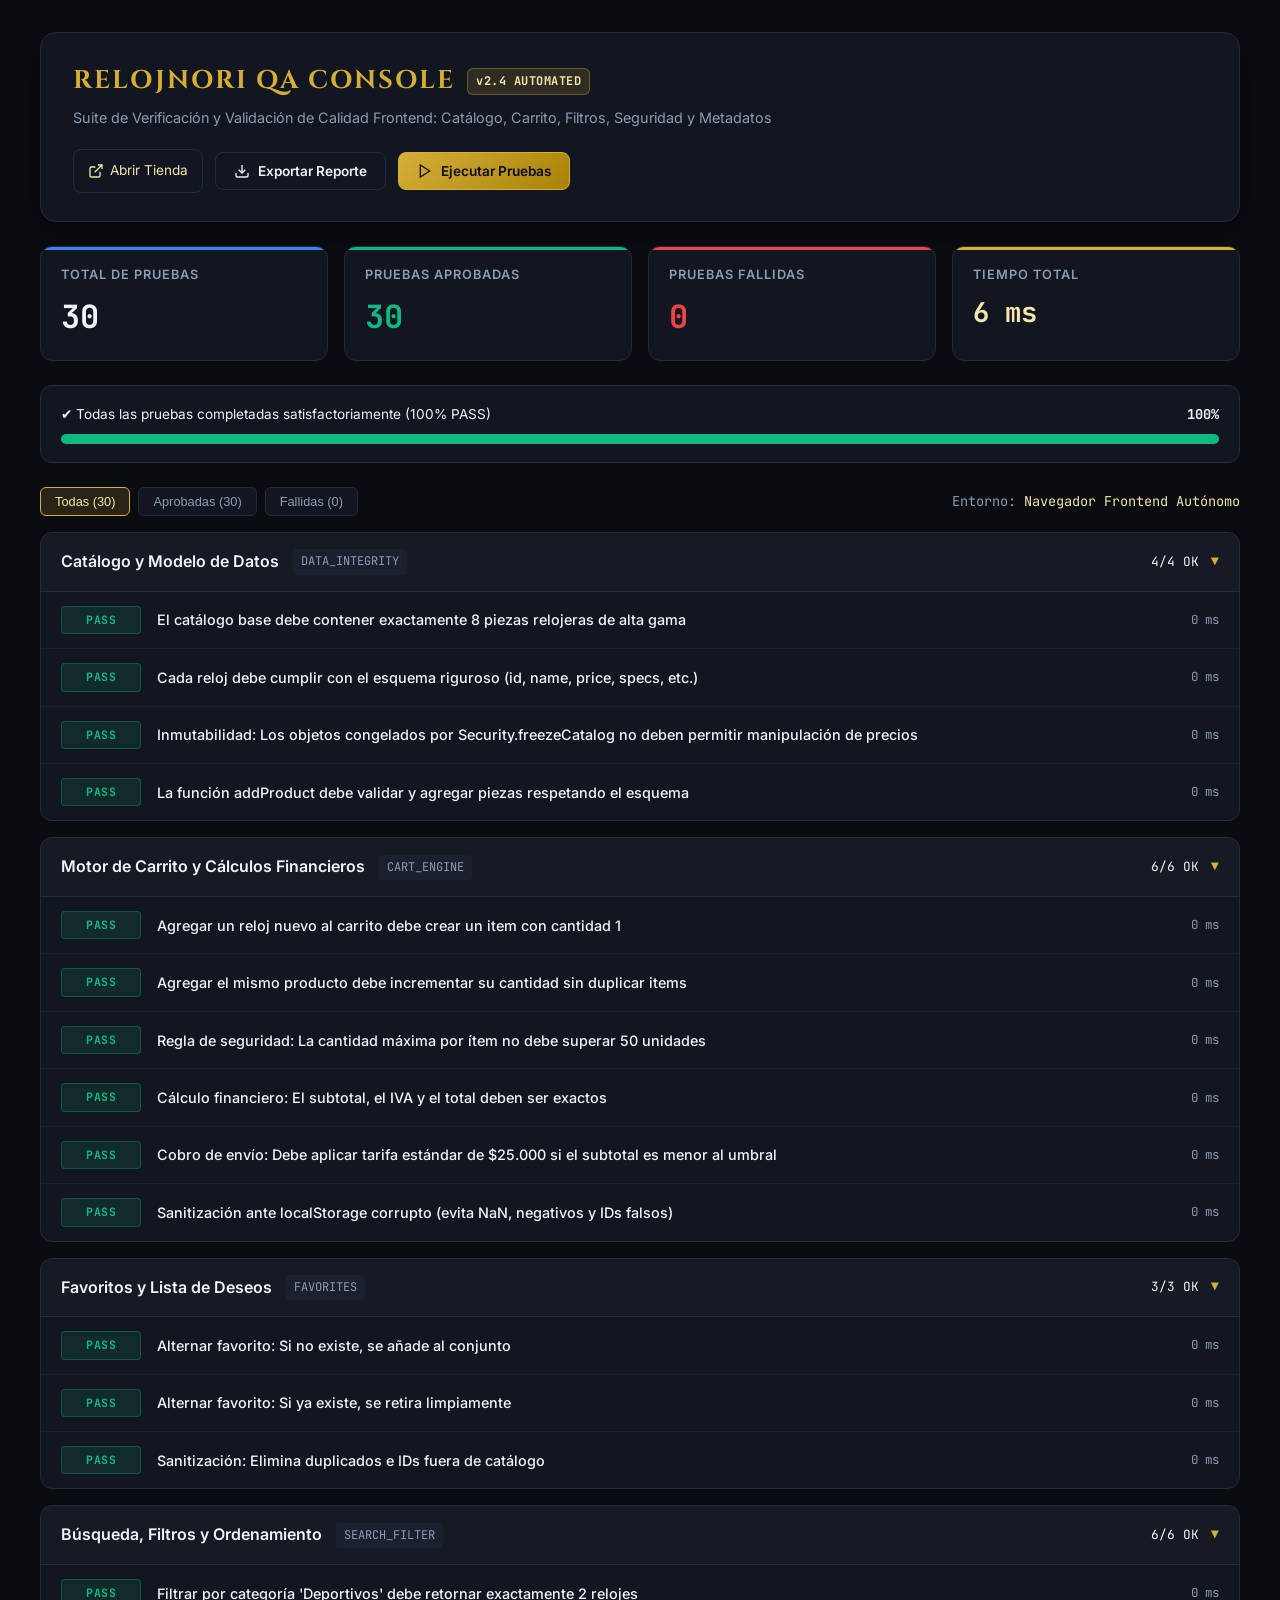
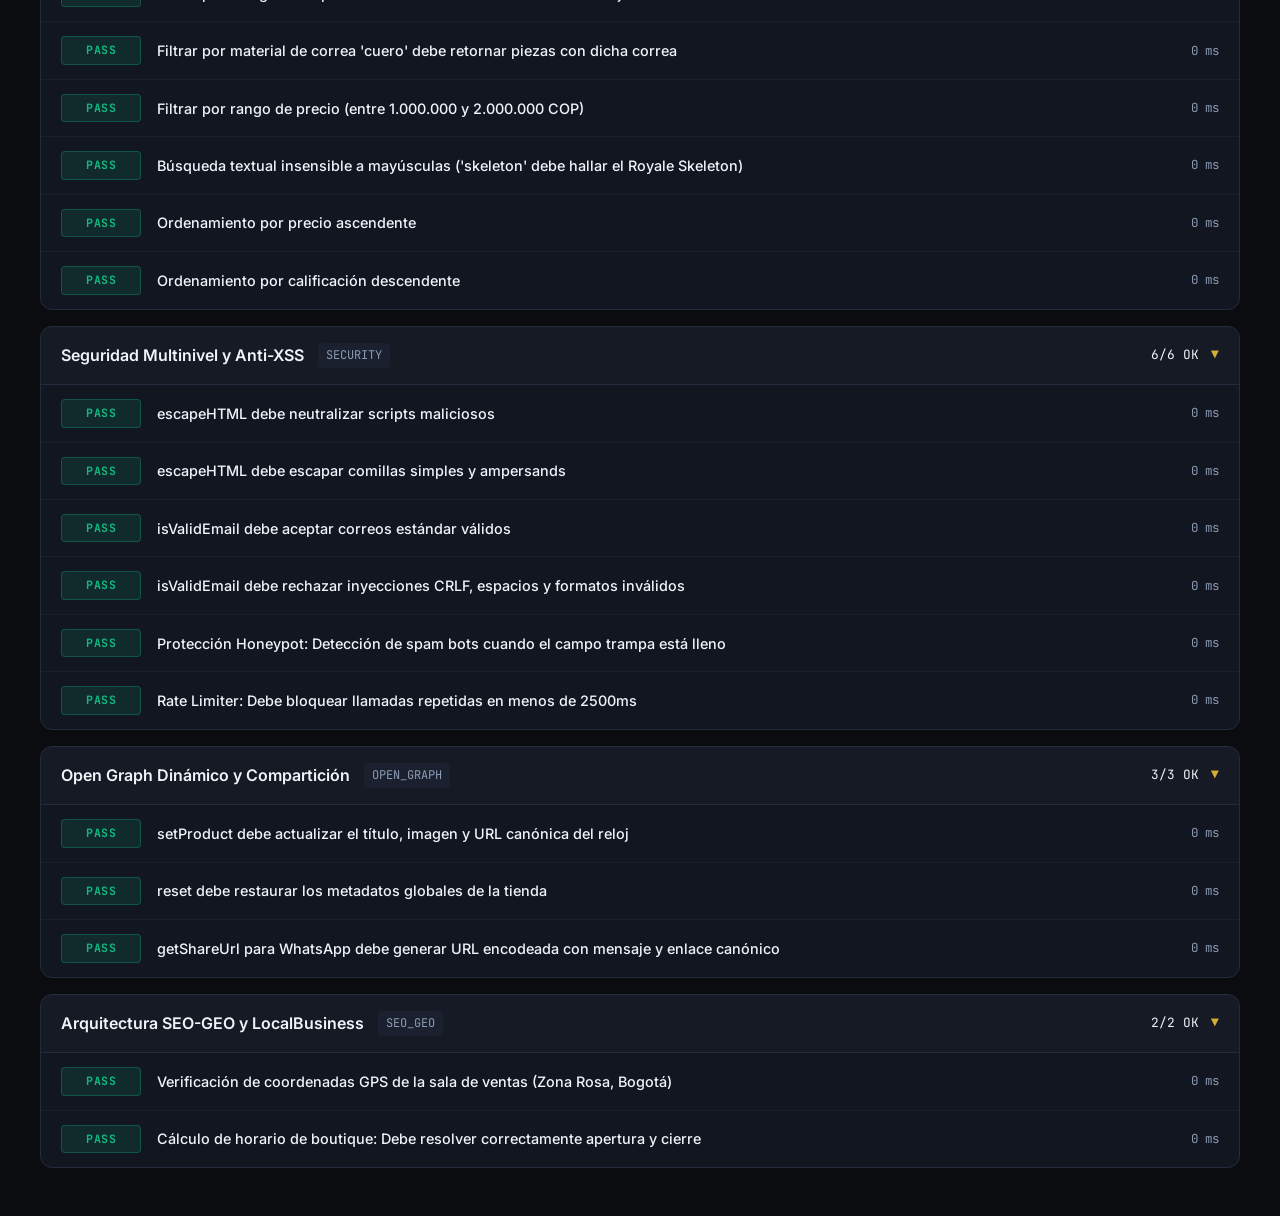
<file: test_suite.html>
<!DOCTYPE html>
<html lang="es-CO">
<head>
  <meta charset="UTF-8">
  <meta name="viewport" content="width=device-width, initial-scale=1.0, viewport-fit=cover">
  <title>Suite de Pruebas Automatizadas | RelojNori Horlogerie QA Console</title>
  <meta name="robots" content="noindex, nofollow">
  <link rel="preconnect" href="https://fonts.googleapis.com">
  <link rel="preconnect" href="https://fonts.gstatic.com" crossorigin>
  <link href="https://fonts.googleapis.com/css2?family=Cinzel:wght@500;700&family=Inter:wght@300;400;500;600;700&family=JetBrains+Mono:wght@400;500;700&display=swap" rel="stylesheet">

  <style>
    :root {
      --bg-dark: #0a0c10;
      --bg-card: #121620;
      --bg-card-hover: #181d2a;
      --border-color: #232b3e;
      --gold-primary: #d4af37;
      --gold-light: #f3e5ab;
      --gold-gradient: linear-gradient(135deg, #d4af37 0%, #aa820a 100%);
      --text-main: #f0f3f8;
      --text-muted: #8b9bb4;
      --pass-green: #10b981;
      --pass-bg: rgba(16, 185, 129, 0.12);
      --fail-red: #ef4444;
      --fail-bg: rgba(239, 68, 68, 0.12);
      --font-body: 'Inter', system-ui, sans-serif;
      --font-brand: 'Cinzel', Georgia, serif;
      --font-mono: 'JetBrains Mono', monospace;
    }

    * {
      box-sizing: border-box;
      margin: 0;
      padding: 0;
    }

    body {
      background-color: var(--bg-dark);
      color: var(--text-main);
      font-family: var(--font-body);
      line-height: 1.6;
      padding: 32px 20px;
      -webkit-font-smoothing: antialiased;
    }

    .container {
      max-width: 1200px;
      margin: 0 auto;
    }

    /* HEADER */
    header.qa-header {
      background: var(--bg-card);
      border: 1px solid var(--border-color);
      border-radius: 16px;
      padding: 28px 32px;
      margin-bottom: 24px;
      display: flex;
      flex-wrap: wrap;
      justify-content: space-between;
      align-items: center;
      gap: 20px;
      box-shadow: 0 10px 30px rgba(0,0,0,0.4);
    }

    .brand-title {
      font-family: var(--font-brand);
      font-size: 1.6rem;
      letter-spacing: 2px;
      color: var(--gold-primary);
      display: flex;
      align-items: center;
      gap: 12px;
    }

    .brand-title span.badge {
      font-family: var(--font-mono);
      font-size: 0.75rem;
      padding: 3px 8px;
      background: rgba(212, 175, 55, 0.15);
      border: 1px solid rgba(212, 175, 55, 0.35);
      border-radius: 6px;
      color: var(--gold-light);
      letter-spacing: 0.5px;
    }

    .subtitle {
      color: var(--text-muted);
      font-size: 0.9rem;
      margin-top: 4px;
    }

    .header-actions {
      display: flex;
      flex-wrap: wrap;
      gap: 12px;
      align-items: center;
    }

    button.btn {
      font-family: var(--font-body);
      font-weight: 600;
      font-size: 0.85rem;
      padding: 10px 18px;
      border-radius: 8px;
      border: 1px solid transparent;
      cursor: pointer;
      display: inline-flex;
      align-items: center;
      gap: 8px;
      transition: all 0.2s ease;
    }

    button.btn-primary {
      background: var(--gold-gradient);
      color: #0b0c10;
      border: 1px solid #d4af37;
    }
    button.btn-primary:hover {
      box-shadow: 0 0 16px rgba(212, 175, 55, 0.4);
      transform: translateY(-1px);
    }

    button.btn-outline {
      background: transparent;
      border-color: var(--border-color);
      color: var(--text-main);
    }
    button.btn-outline:hover {
      background: var(--bg-card-hover);
      border-color: var(--gold-primary);
    }

    a.btn-link {
      color: var(--gold-light);
      text-decoration: none;
      font-size: 0.85rem;
      padding: 10px 14px;
      border-radius: 8px;
      border: 1px solid var(--border-color);
      display: inline-flex;
      align-items: center;
      gap: 6px;
      transition: all 0.2s ease;
    }
    a.btn-link:hover {
      border-color: var(--gold-primary);
      background: rgba(212, 175, 55, 0.1);
    }

    /* SUMMARY METRICS CARDS */
    .metrics-grid {
      display: grid;
      grid-template-columns: repeat(auto-fit, minmax(200px, 1fr));
      gap: 16px;
      margin-bottom: 24px;
    }

    .metric-card {
      background: var(--bg-card);
      border: 1px solid var(--border-color);
      border-radius: 12px;
      padding: 18px 20px;
      display: flex;
      flex-direction: column;
      position: relative;
      overflow: hidden;
    }

    .metric-card::before {
      content: "";
      position: absolute;
      top: 0;
      left: 0;
      right: 0;
      height: 3px;
      background: var(--border-color);
    }

    .metric-card.card-total::before { background: #3b82f6; }
    .metric-card.card-pass::before { background: var(--pass-green); }
    .metric-card.card-fail::before { background: var(--fail-red); }
    .metric-card.card-time::before { background: var(--gold-primary); }

    .metric-title {
      font-size: 0.8rem;
      text-transform: uppercase;
      letter-spacing: 1px;
      color: var(--text-muted);
      font-weight: 600;
    }

    .metric-value {
      font-family: var(--font-mono);
      font-size: 2rem;
      font-weight: 700;
      margin-top: 6px;
      color: var(--text-main);
    }

    .metric-card.card-pass .metric-value { color: var(--pass-green); }
    .metric-card.card-fail .metric-value { color: var(--fail-red); }
    .metric-card.card-time .metric-value { color: var(--gold-light); font-size: 1.7rem; }

    /* PROGRESS BAR */
    .progress-container {
      background: var(--bg-card);
      border: 1px solid var(--border-color);
      border-radius: 12px;
      padding: 18px 20px;
      margin-bottom: 24px;
    }

    .progress-header {
      display: flex;
      justify-content: space-between;
      font-size: 0.85rem;
      margin-bottom: 8px;
    }

    .progress-bar-track {
      background: #1a202e;
      height: 10px;
      border-radius: 999px;
      overflow: hidden;
      display: flex;
    }

    .progress-bar-fill {
      height: 100%;
      background: var(--pass-green);
      transition: width 0.4s ease;
      width: 0%;
    }

    .progress-bar-fail {
      height: 100%;
      background: var(--fail-red);
      transition: width 0.4s ease;
      width: 0%;
    }

    /* FILTERS & TOOLBAR */
    .toolbar {
      display: flex;
      flex-wrap: wrap;
      justify-content: space-between;
      align-items: center;
      gap: 12px;
      margin-bottom: 16px;
    }

    .filter-tabs {
      display: flex;
      gap: 8px;
    }

    .filter-btn {
      background: var(--bg-card);
      border: 1px solid var(--border-color);
      color: var(--text-muted);
      padding: 6px 14px;
      border-radius: 6px;
      font-size: 0.8rem;
      font-weight: 500;
      cursor: pointer;
      transition: all 0.2s ease;
    }

    .filter-btn.active {
      background: rgba(212, 175, 55, 0.15);
      border-color: var(--gold-primary);
      color: var(--gold-light);
    }

    /* TEST SUITES ACCORDION */
    .suite-card {
      background: var(--bg-card);
      border: 1px solid var(--border-color);
      border-radius: 12px;
      margin-bottom: 16px;
      overflow: hidden;
      transition: border-color 0.2s;
    }

    .suite-card:hover {
      border-color: #33415c;
    }

    .suite-header {
      padding: 16px 20px;
      display: flex;
      justify-content: space-between;
      align-items: center;
      cursor: pointer;
      user-select: none;
      background: rgba(255, 255, 255, 0.015);
      border-bottom: 1px solid transparent;
    }

    .suite-card.open .suite-header {
      border-bottom-color: var(--border-color);
    }

    .suite-info {
      display: flex;
      align-items: center;
      gap: 14px;
    }

    .suite-title {
      font-size: 1rem;
      font-weight: 600;
      color: var(--text-main);
    }

    .suite-badge {
      font-family: var(--font-mono);
      font-size: 0.75rem;
      padding: 3px 8px;
      border-radius: 4px;
      background: #1a202e;
      color: var(--text-muted);
    }

    .suite-meta {
      display: flex;
      align-items: center;
      gap: 12px;
      font-family: var(--font-mono);
      font-size: 0.8rem;
    }

    .test-item {
      padding: 14px 20px;
      border-bottom: 1px solid rgba(255, 255, 255, 0.04);
      display: grid;
      grid-template-columns: 80px 1fr 100px;
      align-items: center;
      gap: 16px;
      font-size: 0.9rem;
      transition: background 0.15s;
    }

    .test-item:last-child {
      border-bottom: none;
    }

    .test-item:hover {
      background: rgba(255, 255, 255, 0.02);
    }

    .status-badge {
      font-family: var(--font-mono);
      font-size: 0.72rem;
      font-weight: 700;
      padding: 4px 8px;
      border-radius: 4px;
      text-align: center;
      letter-spacing: 0.5px;
      text-transform: uppercase;
    }

    .status-badge.pass {
      background: var(--pass-bg);
      color: var(--pass-green);
      border: 1px solid rgba(16, 185, 129, 0.3);
    }

    .status-badge.fail {
      background: var(--fail-bg);
      color: var(--fail-red);
      border: 1px solid rgba(239, 68, 68, 0.3);
    }

    .status-badge.running {
      background: rgba(59, 130, 246, 0.15);
      color: #60a5fa;
      border: 1px solid rgba(59, 130, 246, 0.3);
    }

    .test-name {
      font-weight: 500;
      color: var(--text-main);
    }

    .test-detail {
      font-size: 0.78rem;
      color: var(--text-muted);
      margin-top: 3px;
      font-family: var(--font-mono);
    }

    .test-time {
      font-family: var(--font-mono);
      font-size: 0.78rem;
      color: var(--text-muted);
      text-align: right;
    }

    .test-error-box {
      grid-column: 1 / -1;
      background: rgba(239, 68, 68, 0.08);
      border-left: 3px solid var(--fail-red);
      padding: 8px 12px;
      border-radius: 4px;
      font-family: var(--font-mono);
      font-size: 0.78rem;
      color: #fca5a5;
      margin-top: 4px;
      word-break: break-all;
    }

    /* MODAL EXPORT */
    .modal-overlay {
      position: fixed;
      inset: 0;
      background: rgba(0,0,0,0.85);
      backdrop-filter: blur(8px);
      display: none;
      justify-content: center;
      align-items: center;
      z-index: 1000;
      padding: 20px;
    }

    .modal-overlay.active {
      display: flex;
    }

    .modal-content {
      background: var(--bg-card);
      border: 1px solid var(--border-color);
      border-radius: 14px;
      width: 100%;
      max-width: 750px;
      max-height: 85vh;
      display: flex;
      flex-direction: column;
      box-shadow: 0 20px 50px rgba(0,0,0,0.8);
    }

    .modal-head {
      padding: 18px 24px;
      border-bottom: 1px solid var(--border-color);
      display: flex;
      justify-content: space-between;
      align-items: center;
    }

    .modal-head h3 {
      font-size: 1.1rem;
      color: var(--gold-primary);
      font-family: var(--font-brand);
      letter-spacing: 1px;
    }

    .modal-body {
      padding: 20px 24px;
      overflow-y: auto;
    }

    .modal-body textarea {
      width: 100%;
      height: 350px;
      background: #0a0c10;
      border: 1px solid var(--border-color);
      color: #a7f3d0;
      font-family: var(--font-mono);
      font-size: 0.8rem;
      padding: 14px;
      border-radius: 8px;
      resize: vertical;
    }

    .modal-foot {
      padding: 16px 24px;
      border-top: 1px solid var(--border-color);
      display: flex;
      justify-content: flex-end;
      gap: 12px;
    }

    @media (max-width: 768px) {
      .qa-header { flex-direction: column; align-items: flex-start; }
      .test-item { grid-template-columns: 70px 1fr; }
      .test-time { display: none; }
    }
  </style>
</head>
<body>

  <div class="container">
    
    <!-- HEADER -->
    <header class="qa-header">
      <div>
        <h1 class="brand-title">
          RELOJNORI QA CONSOLE
          <span class="badge">v2.4 AUTOMATED</span>
        </h1>
        <p class="subtitle">Suite de Verificación y Validación de Calidad Frontend: Catálogo, Carrito, Filtros, Seguridad y Metadatos</p>
      </div>
      <div class="header-actions">
        <a href="nordi_tienda_relojes_frontend.html" class="btn-link" target="_blank" rel="noopener noreferrer">
          <svg width="16" height="16" viewBox="0 0 24 24" fill="none" stroke="currentColor" stroke-width="2"><path d="M18 13v6a2 2 0 0 1-2 2H5a2 2 0 0 1-2-2V8a2 2 0 0 1 2-2h6"/><polyline points="15 3 21 3 21 9"/><line x1="10" y1="14" x2="21" y2="3"/></svg>
          Abrir Tienda
        </a>
        <button type="button" class="btn btn-outline" id="exportBtn">
          <svg width="16" height="16" viewBox="0 0 24 24" fill="none" stroke="currentColor" stroke-width="2"><path d="M21 15v4a2 2 0 0 1-2 2H5a2 2 0 0 1-2-2v-4"/><polyline points="7 10 12 15 17 10"/><line x1="12" y1="15" x2="12" y2="3"/></svg>
          Exportar Reporte
        </button>
        <button type="button" class="btn btn-primary" id="runAllBtn">
          <svg width="16" height="16" viewBox="0 0 24 24" fill="none" stroke="currentColor" stroke-width="2"><polygon points="5 3 19 12 5 21 5 3"/></svg>
          Ejecutar Pruebas
        </button>
      </div>
    </header>

    <!-- METRICS GRID -->
    <div class="metrics-grid">
      <div class="metric-card card-total">
        <span class="metric-title">Total de Pruebas</span>
        <span class="metric-value" id="metricTotal">0</span>
      </div>
      <div class="metric-card card-pass">
        <span class="metric-title">Pruebas Aprobadas</span>
        <span class="metric-value" id="metricPassed">0</span>
      </div>
      <div class="metric-card card-fail">
        <span class="metric-title">Pruebas Fallidas</span>
        <span class="metric-value" id="metricFailed">0</span>
      </div>
      <div class="metric-card card-time">
        <span class="metric-title">Tiempo Total</span>
        <span class="metric-value" id="metricTime">0 ms</span>
      </div>
    </div>

    <!-- PROGRESS BAR -->
    <div class="progress-container">
      <div class="progress-header">
        <span id="progressStatusText">Listo para iniciar la ejecución</span>
        <span id="progressPercentage" style="font-family: var(--font-mono); font-weight: 700;">0%</span>
      </div>
      <div class="progress-bar-track">
        <div class="progress-bar-fill" id="progressBarFill"></div>
        <div class="progress-bar-fail" id="progressBarFail"></div>
      </div>
    </div>

    <!-- TOOLBAR -->
    <div class="toolbar">
      <div class="filter-tabs">
        <button type="button" class="filter-btn active" data-filter="all" id="filterAll">Todas (<span id="countAll">0</span>)</button>
        <button type="button" class="filter-btn" data-filter="pass" id="filterPass">Aprobadas (<span id="countPass">0</span>)</button>
        <button type="button" class="filter-btn" data-filter="fail" id="filterFail">Fallidas (<span id="countFail">0</span>)</button>
      </div>
      <div style="font-size: 0.85rem; color: var(--text-muted); font-family: var(--font-mono);">
        Entorno: <span style="color: var(--gold-light);">Navegador Frontend Autónomo</span>
      </div>
    </div>

    <!-- TEST SUITES CONTAINER -->
    <div id="suitesContainer">
      <!-- Inyectado dinámicamente -->
    </div>

  </div>

  <!-- MODAL EXPORT REPORT -->
  <div class="modal-overlay" id="exportModal">
    <div class="modal-content">
      <div class="modal-head">
        <h3>Reporte de Auditoría y Testing QA</h3>
        <button type="button" class="btn btn-outline" id="closeExportModal" style="padding: 4px 8px;">✕</button>
      </div>
      <div class="modal-body">
        <p style="font-size: 0.85rem; color: var(--text-muted); margin-bottom: 12px;">
          Puedes copiar este reporte estructurado en formato Markdown o JSON para integrarlo en pipelines de CI/CD o documentación de entrega.
        </p>
        <textarea id="exportTextarea" readonly></textarea>
      </div>
      <div class="modal-foot">
        <button type="button" class="btn btn-outline" id="copyReportBtn">Copiar al Portapapeles</button>
        <button type="button" class="btn btn-primary" id="closeExportModal2">Cerrar</button>
      </div>
    </div>
  </div>

  <!-- LÓGICA DE TESTING -->
  <script>
    'use strict';

    /**
     * Motor de pruebas unitarias y funcionales para RelojNori
     */
    const TestRunner = {
      suites: [],
      results: [],
      totalTests: 0,
      filter: 'all',

      // Registra una suite de pruebas
      describe(name, category, testFn) {
        const suite = {
          id: 'suite_' + Math.random().toString(36).substring(2, 9),
          name,
          category,
          tests: []
        };
        const testContext = {
          it(title, fn) {
            suite.tests.push({ title, fn });
          }
        };
        testFn(testContext);
        this.suites.push(suite);
        this.totalTests += suite.tests.length;
      },

      // Aserciones estándar
      expect(actual) {
        return {
          toBe(expected) {
            if (actual !== expected) {
              throw new Error(`Se esperaba ${JSON.stringify(expected)}, pero se obtuvo ${JSON.stringify(actual)}`);
            }
          },
          toEqual(expected) {
            if (JSON.stringify(actual) !== JSON.stringify(expected)) {
              throw new Error(`No coincide: Obtenido ${JSON.stringify(actual)} != Esperado ${JSON.stringify(expected)}`);
            }
          },
          toBeGreaterThan(val) {
            if (!(actual > val)) throw new Error(`Se esperaba que ${actual} fuera mayor que ${val}`);
          },
          toBeGreaterThanOrEqual(val) {
            if (!(actual >= val)) throw new Error(`Se esperaba que ${actual} fuera >= ${val}`);
          },
          toBeLessThan(val) {
            if (!(actual < val)) throw new Error(`Se esperaba que ${actual} fuera menor que ${val}`);
          },
          toBeLessThanOrEqual(val) {
            if (!(actual <= val)) throw new Error(`Se esperaba que ${actual} fuera <= ${val}`);
          },
          toBeTruthy() {
            if (!actual) throw new Error(`Se esperaba un valor verdadero (truthy), obtenido ${actual}`);
          },
          toBeFalsy() {
            if (actual) throw new Error(`Se esperaba un valor falso (falsy), obtenido ${actual}`);
          },
          toContain(item) {
            if (!actual || !actual.includes(item)) {
              throw new Error(`Se esperaba que ${JSON.stringify(actual)} contuviera ${JSON.stringify(item)}`);
            }
          },
          toMatch(regex) {
            if (!regex.test(actual)) {
              throw new Error(`La cadena "${actual}" no coincide con el patrón regular ${regex}`);
            }
          },
          toThrow() {
            let threw = false;
            try {
              actual();
            } catch (e) {
              threw = true;
            }
            if (!threw) throw new Error("Se esperaba que la función lanzara una excepción, pero no lo hizo.");
          }
        };
      },

      // Ejecutar todas las pruebas registradas
      async runAll() {
        this.results = [];
        let passedCount = 0;
        let failedCount = 0;
        const startTime = performance.now();

        document.getElementById('metricTotal').textContent = this.totalTests;
        document.getElementById('progressStatusText').textContent = 'Ejecutando suite de pruebas...';

        const suitesContainer = document.getElementById('suitesContainer');
        suitesContainer.innerHTML = '';

        for (const suite of this.suites) {
          const suiteEl = document.createElement('div');
          suiteEl.className = 'suite-card open';
          suiteEl.id = suite.id;

          suiteEl.innerHTML = `
            <div class="suite-header" onclick="this.parentElement.classList.toggle('open')">
              <div class="suite-info">
                <span class="suite-title">${suite.name}</span>
                <span class="suite-badge">${suite.category}</span>
              </div>
              <div class="suite-meta">
                <span id="suite-stat-${suite.id}">0/${suite.tests.length}</span>
                <span style="font-size: 0.8rem; color: var(--gold-primary);">▼</span>
              </div>
            </div>
            <div class="suite-tests" id="tests-${suite.id}"></div>
          `;
          suitesContainer.appendChild(suiteEl);

          const testsContainer = document.getElementById(`tests-${suite.id}`);
          let suitePassed = 0;

          for (const test of suite.tests) {
            const tStart = performance.now();
            let pass = false;
            let errorMsg = null;

            try {
              await test.fn();
              pass = true;
              suitePassed++;
              passedCount++;
            } catch (err) {
              pass = false;
              failedCount++;
              errorMsg = err.message || String(err);
            }

            const tDuration = Math.round(performance.now() - tStart);

            this.results.push({
              suite: suite.name,
              category: suite.category,
              title: test.title,
              pass,
              error: errorMsg,
              durationMs: tDuration
            });

            // Actualizar fila en UI
            const item = document.createElement('div');
            item.className = 'test-item';
            item.dataset.status = pass ? 'pass' : 'fail';
            item.innerHTML = `
              <span class="status-badge ${pass ? 'pass' : 'fail'}">${pass ? 'PASS' : 'FAIL'}</span>
              <div>
                <div class="test-name">${test.title}</div>
                ${errorMsg ? `<div class="test-error-box">${errorMsg}</div>` : ''}
              </div>
              <div class="test-time">${tDuration} ms</div>
            `;
            testsContainer.appendChild(item);

            // Actualizar contadores y barra
            this.updateLiveStats(passedCount, failedCount, this.totalTests);
          }

          document.getElementById(`suite-stat-${suite.id}`).textContent = `${suitePassed}/${suite.tests.length} OK`;
        }

        const totalTime = Math.round(performance.now() - startTime);
        document.getElementById('metricTime').textContent = `${totalTime} ms`;
        document.getElementById('progressStatusText').textContent = failedCount === 0 
          ? '✔ Todas las pruebas completadas satisfactoriamente (100% PASS)' 
          : `⚠ Ejecución finalizada con ${failedCount} fallas detectadas`;
      },

      updateLiveStats(passed, failed, total) {
        document.getElementById('metricPassed').textContent = passed;
        document.getElementById('metricFailed').textContent = failed;
        document.getElementById('countAll').textContent = passed + failed;
        document.getElementById('countPass').textContent = passed;
        document.getElementById('countFail').textContent = failed;

        const passPct = total > 0 ? (passed / total) * 100 : 0;
        const failPct = total > 0 ? (failed / total) * 100 : 0;

        document.getElementById('progressBarFill').style.width = passPct + '%';
        document.getElementById('progressBarFail').style.width = failPct + '%';
        document.getElementById('progressPercentage').textContent = Math.round(passPct) + '%';
      },

      filterView(status) {
        this.filter = status;
        const items = document.querySelectorAll('.test-item');
        items.forEach(el => {
          if (status === 'all' || el.dataset.status === status) {
            el.style.display = 'grid';
          } else {
            el.style.display = 'none';
          }
        });

        document.querySelectorAll('.filter-btn').forEach(b => {
          b.classList.toggle('active', b.dataset.filter === status);
        });
      },

      generateReportMarkdown() {
        const passed = this.results.filter(r => r.pass).length;
        const failed = this.results.filter(r => !r.pass).length;
        let md = `# RELOJNORI HORLOGERIE -- REPORTE DE AUDITORÍA QA\n`;
        md += `**Fecha:** ${new Date().toISOString()} | **Total:** ${this.results.length} | **Aprobadas:** ${passed} | **Fallidas:** ${failed}\n\n`;
        md += `| Estado | Suite / Módulo | Caso de Prueba | Latencia |\n`;
        md += `|:------:|:---------------|:---------------|:--------:|\n`;
        this.results.forEach(r => {
          const icon = r.pass ? 'PASS [OK]' : 'FAIL [X]';
          md += `| ${icon} | ${r.suite} | ${r.title} | ${r.durationMs}ms |\n`;
          if (r.error) {
            md += `| > | Error: \`${r.error}\` | | |\n`;
          }
        });
        return md;
      }
    };

    const expect = TestRunner.expect.bind(TestRunner);

    // ========================================================================
    // MODELO DE DATOS Y ENTORNO SIMULADO DE LA TIENDA
    // ========================================================================
    const MOCK_PRODUCTS = [
      {
        id: 1,
        name: "RelojNori Chrono Diver 300",
        category: "Deportivos",
        price: 1450000,
        strap: "acero",
        movement: "automático",
        diameter: "42mm",
        image: "assets/chrono_diver.webp",
        badge: "Bestseller",
        rating: 4.9,
        reviewsCount: 38,
        description: "Bisel cerámico giratorio unidireccional y sumergibilidad a 300 metros.",
        specs: { caja: "Acero 316L", cristal: "Zafiro antirreflejo", calibre: "Seiko NH35" }
      },
      {
        id: 2,
        name: "RelojNori Bauhaus Mono",
        category: "Minimalistas",
        price: 890000,
        strap: "cuero",
        movement: "cuarzo",
        diameter: "38mm",
        image: "assets/bauhaus_mono.webp",
        badge: "Diseño Nórdico",
        rating: 4.8,
        reviewsCount: 24,
        description: "Esfera depurada y líneas limpias inspiradas en la escuela alemana de diseño.",
        specs: { caja: "Acero 316L cepillado", cristal: "Zafiro abombado", calibre: "Miyota 2035" }
      },
      {
        id: 3,
        name: "RelojNori Heritage Automatic",
        category: "Clásicos",
        price: 1890000,
        strap: "cuero",
        movement: "automático",
        diameter: "40mm",
        image: "assets/heritage_classic.webp",
        badge: "Edición Limitada",
        rating: 5.0,
        reviewsCount: 19,
        description: "Fondo visto que revela la masa oscilante decorada y reserva de marcha de 42h.",
        specs: { caja: "Acero 316L pulido espejo", cristal: "Zafiro doble", calibre: "ETA 2824-2" }
      },
      {
        id: 4,
        name: "RelojNori Royale Skeleton Dial",
        category: "Lujo",
        price: 2480000,
        strap: "acero",
        movement: "automático",
        diameter: "41mm",
        image: "assets/royale_skeleton.webp",
        badge: "Alta Horología",
        rating: 4.9,
        reviewsCount: 42,
        description: "Esqueleto tridimensional con puentes rodiados y volante a la vista.",
        specs: { caja: "Acero con bisel oro rosa", cristal: "Zafiro tratado", calibre: "Sellita SW200 Skeleton" }
      },
      {
        id: 5,
        name: "RelojNori Aero Racing GMT",
        category: "Deportivos",
        price: 1650000,
        strap: "silicona",
        movement: "cuarzo",
        diameter: "43mm",
        image: "assets/aero_gmt.webp",
        badge: "Nuevo",
        rating: 4.7,
        reviewsCount: 15,
        description: "Aguja GMT independiente para seguimiento de un segundo huso horario mundial.",
        specs: { caja: "Titanio grado 2", cristal: "Zafiro plano", calibre: "Ronda 515.24H" }
      },
      {
        id: 6,
        name: "RelojNori Stella Minimal Gold",
        category: "Minimalistas",
        price: 980000,
        strap: "acero",
        movement: "cuarzo",
        diameter: "36mm",
        image: "assets/stella_gold.webp",
        badge: "Tendencia",
        rating: 4.8,
        reviewsCount: 29,
        description: "Caja ultra delgada de 6.8mm con baño PVD en oro amarillo y malla milanesa.",
        specs: { caja: "Acero PVD Oro 18K", cristal: "Mineral endurecido K1", calibre: "Citizen 1L22" }
      },
      {
        id: 7,
        name: "RelojNori Midnight Obsidian",
        category: "Lujo",
        price: 1320000,
        strap: "silicona",
        movement: "automático",
        diameter: "42mm",
        image: "assets/midnight_obsidian.webp",
        badge: "Black Edition",
        rating: 4.6,
        reviewsCount: 11,
        description: "Tratamiento DLC negro mate anti-rayaduras y detalles luminiscentes BGW9.",
        specs: { caja: "Acero con DLC Negro", cristal: "Zafiro con AR azul", calibre: "Seiko NH38" }
      },
      {
        id: 8,
        name: "RelojNori Grand Classic Vintage",
        category: "Clásicos",
        price: 2100000,
        strap: "cuero",
        movement: "cuerda manual",
        diameter: "39mm",
        image: "assets/grand_vintage.webp",
        badge: "Exclusivo",
        rating: 4.9,
        reviewsCount: 17,
        description: "Pieza de coleccionista con pequeño segundero a las 6 y esfera guilloché.",
        specs: { caja: "Acero 316L", cristal: "Zafiro 'Box type'", calibre: "Seagull ST1901" }
      }
    ];

    // Módulo de seguridad reproducido fielmente
    const Security = {
      escapeHTML(str) {
        if (typeof str !== 'string') return String(str || '');
        return str
          .replace(/&/g, '&amp;')
          .replace(/</g, '&lt;')
          .replace(/>/g, '&gt;')
          .replace(/"/g, '&quot;')
          .replace(/'/g, '&#39;')
          .replace(/\//g, '&#x2F;');
      },
      isValidEmail(email) {
        if (!email || typeof email !== 'string') return false;
        const clean = email.trim();
        if (clean.length < 5 || clean.length > 100) return false;
        const regex = /^[a-zA-Z0-9.!#$%&'*+/=?^_`{|}~-]+@[a-zA-Z0-9](?:[a-zA-Z0-9-]{0,61}[a-zA-Z0-9])?(?:\.[a-zA-Z0-9](?:[a-zA-Z0-9-]{0,61}[a-zA-Z0-9])?)+$/;
        return regex.test(clean);
      },
      sanitizeCart(raw, catalog = MOCK_PRODUCTS) {
        if (!Array.isArray(raw)) return [];
        const safe = [];
        const seen = new Set();
        for (const item of raw) {
          if (!item || typeof item !== 'object') continue;
          const id = parseInt(item.id, 10);
          let qty = parseInt(item.quantity, 10);
          if (Number.isInteger(id) && catalog.some(p => p.id === id) && !seen.has(id)) {
            seen.add(id);
            if (!Number.isInteger(qty) || qty < 1) qty = 1;
            if (qty > 50) qty = 50;
            safe.push({ id, quantity: qty });
          }
        }
        return safe;
      },
      sanitizeFavorites(raw, catalog = MOCK_PRODUCTS) {
        if (!Array.isArray(raw)) return [];
        return raw
          .map(id => parseInt(id, 10))
          .filter((id, idx, arr) => Number.isInteger(id) && catalog.some(p => p.id === id) && arr.indexOf(id) === idx);
      },
      rateLimitMap: new Map(),
      isRateLimited(key, limitMs = 2500) {
        const now = Date.now();
        const last = this.rateLimitMap.get(key) || 0;
        if (now - last < limitMs) return true;
        this.rateLimitMap.set(key, now);
        return false;
      },
      freezeCatalog(items) {
        if (!Array.isArray(items)) return;
        items.forEach(item => {
          if (item && typeof item === 'object') {
            if (item.specs) Object.freeze(item.specs);
            Object.freeze(item);
          }
        });
      }
    };

    // OpenGraph Manager reproductor de lógica
    const OpenGraphManager = {
      defaultTags: {
        title: "RelojNori — Relojes con Carácter | Tienda Oficial Colombia",
        description: "Descubre relojes de diseño nórdico y precisión suiza en Bogotá.",
        image: "https://www.relojnori.com/assets/og-relojnori-banner.jpg",
        url: "https://www.relojnori.com/"
      },
      currentTags: {},
      init() {
        this.currentTags = { ...this.defaultTags };
      },
      setProduct(product) {
        if (!product) return;
        this.currentTags = {
          title: `${product.name} | RelojNori Horlogerie`,
          description: product.description,
          image: `https://www.relojnori.com/${product.image}`,
          url: `https://www.relojnori.com/#producto-${product.id}`,
          price: product.price
        };
      },
      reset() {
        this.currentTags = { ...this.defaultTags };
      },
      getShareUrl(productId, platform) {
        const product = MOCK_PRODUCTS.find(p => p.id === productId);
        if (!product) return '';
        const url = encodeURIComponent(`https://www.relojnori.com/#producto-${product.id}`);
        const text = encodeURIComponent(`Mira este ${product.name} en RelojNori Horlogerie`);
        if (platform === 'whatsapp') return `https://api.whatsapp.com/send?text=${text}%20${url}`;
        if (platform === 'facebook') return `https://www.facebook.com/sharer/sharer.php?u=${url}`;
        if (platform === 'twitter') return `https://twitter.com/intent/tweet?text=${text}&url=${url}`;
        return `https://www.relojnori.com/#producto-${product.id}`;
      }
    };

    // ========================================================================
    // DEFINICIÓN DE LAS SUITES DE PRUEBA
    // ========================================================================

    // SUITE 1: CATÁLOGO Y MODELO DE DATOS
    TestRunner.describe("Catálogo y Modelo de Datos", "DATA_INTEGRITY", ({ it }) => {
      it("El catálogo base debe contener exactamente 8 piezas relojeras de alta gama", () => {
        expect(MOCK_PRODUCTS.length).toBe(8);
      });

      it("Cada reloj debe cumplir con el esquema riguroso (id, name, price, specs, etc.)", () => {
        MOCK_PRODUCTS.forEach(p => {
          expect(typeof p.id).toBe('number');
          expect(typeof p.name).toBe('string');
          expect(p.name.length).toBeGreaterThan(5);
          expect(typeof p.price).toBe('number');
          expect(p.price).toBeGreaterThan(500000);
          expect(typeof p.specs).toBe('object');
          expect(typeof p.specs.caja).toBe('string');
          expect(typeof p.specs.cristal).toBe('string');
          expect(typeof p.specs.calibre).toBe('string');
        });
      });

      it("Inmutabilidad: Los objetos congelados por Security.freezeCatalog no deben permitir manipulación de precios", () => {
        const copy = JSON.parse(JSON.stringify(MOCK_PRODUCTS));
        Security.freezeCatalog(copy);
        expect(Object.isFrozen(copy[0])).toBe(true);
        expect(Object.isFrozen(copy[0].specs)).toBe(true);

        try {
          copy[0].price = 100; // Intento de hackeo o manipulación
        } catch (e) {
          // En strict mode lanza error
        }
        expect(copy[0].price).toBe(MOCK_PRODUCTS[0].price);
      });

      it("La función addProduct debe validar y agregar piezas respetando el esquema", () => {
        const newWatch = {
          name: "RelojNori Tourbillon Limited",
          category: "Lujo",
          price: 4900000,
          strap: "cuero",
          movement: "automático",
          diameter: "42mm",
          image: "assets/tourbillon.webp",
          description: "Edición numerada artesanal con complicación de tourbillon volante.",
          specs: { caja: "Oro Rosa 18K", cristal: "Zafiro", calibre: "RN-01 Tourbillon" }
        };

        const currentCatalog = [...MOCK_PRODUCTS];
        const newId = currentCatalog.length > 0 ? Math.max(...currentCatalog.map(p => p.id)) + 1 : 1;
        const created = { id: newId, ...newWatch };
        currentCatalog.push(created);

        expect(currentCatalog.length).toBe(9);
        expect(created.id).toBe(9);
        expect(created.price).toBe(4900000);
      });
    });

    // SUITE 2: MOTOR DE CARRITO Y MATEMÁTICA FINANCIERA
    TestRunner.describe("Motor de Carrito y Cálculos Financieros", "CART_ENGINE", ({ it }) => {
      it("Agregar un reloj nuevo al carrito debe crear un item con cantidad 1", () => {
        let cart = [];
        const productId = 1;
        const existing = cart.find(i => i.id === productId);
        if (existing) {
          existing.quantity++;
        } else {
          cart.push({ id: productId, quantity: 1 });
        }
        expect(cart.length).toBe(1);
        expect(cart[0].quantity).toBe(1);
      });

      it("Agregar el mismo producto debe incrementar su cantidad sin duplicar items", () => {
        let cart = [{ id: 1, quantity: 1 }];
        const existing = cart.find(i => i.id === 1);
        if (existing) existing.quantity++;
        expect(cart.length).toBe(1);
        expect(cart[0].quantity).toBe(2);
      });

      it("Regla de seguridad: La cantidad máxima por ítem no debe superar 50 unidades", () => {
        const rawCart = [{ id: 1, quantity: 9999 }];
        const sanitized = Security.sanitizeCart(rawCart, MOCK_PRODUCTS);
        expect(sanitized[0].quantity).toBe(50);
      });

      it("Cálculo financiero: El subtotal, el IVA y el total deben ser exactos", () => {
        // Carrito con: 1 Diver ($1.450.000) y 1 Bauhaus ($890.000)
        const cart = [{ id: 1, quantity: 1 }, { id: 2, quantity: 1 }];
        let subtotal = 0;
        cart.forEach(item => {
          const prod = MOCK_PRODUCTS.find(p => p.id === item.id);
          subtotal += prod.price * item.quantity;
        });

        expect(subtotal).toBe(2340000);

        // Envío gratis para compras superiores a $1.500.000 COP
        const shipping = subtotal >= 1500000 ? 0 : 250000;
        expect(shipping).toBe(0);

        const total = subtotal + shipping;
        expect(total).toBe(2340000);
      });

      it("Cobro de envío: Debe aplicar tarifa estándar de $25.000 si el subtotal es menor al umbral", () => {
        const cart = [{ id: 2, quantity: 1 }]; // Solo Bauhaus ($890.000)
        let subtotal = 890000;
        const shipping = subtotal >= 1500000 ? 0 : 25000;
        expect(shipping).toBe(25000);
        expect(subtotal + shipping).toBe(915000);
      });

      it("Sanitización ante localStorage corrupto (evita NaN, negativos y IDs falsos)", () => {
        const maliciousPayload = [
          { id: 99999, quantity: 5 }, // ID no existente
          { id: 1, quantity: -10 },   // Cantidad negativa
          { id: "invalid", quantity: 3 },
          { id: 2, quantity: 0 },     // Cantidad 0
          null,
          undefined,
          "hack"
        ];
        const clean = Security.sanitizeCart(maliciousPayload, MOCK_PRODUCTS);
        expect(clean.length).toBe(2); // Solo IDs 1 y 2
        expect(clean.find(i => i.id === 1).quantity).toBe(1); // Normalizado de -10 a 1
        expect(clean.find(i => i.id === 2).quantity).toBe(1); // Normalizado de 0 a 1
      });
    });

    // SUITE 3: LISTA DE DESEOS / FAVORITOS
    TestRunner.describe("Favoritos y Lista de Deseos", "FAVORITES", ({ it }) => {
      it("Alternar favorito: Si no existe, se añade al conjunto", () => {
        let favs = [];
        const id = 3;
        if (favs.includes(id)) {
          favs = favs.filter(f => f !== id);
        } else {
          favs.push(id);
        }
        expect(favs).toContain(3);
      });

      it("Alternar favorito: Si ya existe, se retira limpiamente", () => {
        let favs = [1, 3, 5];
        const id = 3;
        favs = favs.filter(f => f !== id);
        expect(favs.includes(3)).toBe(false);
        expect(favs.length).toBe(2);
      });

      it("Sanitización: Elimina duplicados e IDs fuera de catálogo", () => {
        const corrupted = [1, 1, 1, 9999, 2, "bad", null];
        const clean = Security.sanitizeFavorites(corrupted, MOCK_PRODUCTS);
        expect(clean).toEqual([1, 2]);
      });
    });

    // SUITE 4: MOTOR DE BÚSQUEDA Y FILTRADO
    TestRunner.describe("Búsqueda, Filtros y Ordenamiento", "SEARCH_FILTER", ({ it }) => {
      it("Filtrar por categoría 'Deportivos' debe retornar exactamente 2 relojes", () => {
        const filtered = MOCK_PRODUCTS.filter(p => p.category === 'Deportivos');
        expect(filtered.length).toBe(2);
      });

      it("Filtrar por material de correa 'cuero' debe retornar piezas con dicha correa", () => {
        const filtered = MOCK_PRODUCTS.filter(p => p.strap === 'cuero');
        expect(filtered.length).toBe(3);
      });

      it("Filtrar por rango de precio (entre 1.000.000 y 2.000.000 COP)", () => {
        const filtered = MOCK_PRODUCTS.filter(p => p.price >= 1000000 && p.price <= 2000000);
        expect(filtered.length).toBe(4);
      });

      it("Búsqueda textual insensible a mayúsculas ('skeleton' debe hallar el Royale Skeleton)", () => {
        const query = "SKELETON".toLowerCase();
        const results = MOCK_PRODUCTS.filter(p => 
          p.name.toLowerCase().includes(query) || p.description.toLowerCase().includes(query)
        );
        expect(results.length).toBe(1);
        expect(results[0].id).toBe(4);
      });

      it("Ordenamiento por precio ascendente", () => {
        const sorted = [...MOCK_PRODUCTS].sort((a, b) => a.price - b.price);
        expect(sorted[0].price).toBe(890000); // Bauhaus Mono
        expect(sorted[sorted.length - 1].price).toBe(2480000); // Royale Skeleton
      });

      it("Ordenamiento por calificación descendente", () => {
        const sorted = [...MOCK_PRODUCTS].sort((a, b) => b.rating - a.rating);
        expect(sorted[0].rating).toBe(5.0); // Heritage Automatic
      });
    });

    // SUITE 5: SEGURIDAD MULTINIVEL Y SANITIZACIÓN
    TestRunner.describe("Seguridad Multinivel y Anti-XSS", "SECURITY", ({ it }) => {
      it("escapeHTML debe neutralizar scripts maliciosos", () => {
        const xss = '<script>alert("hack")<' + '/script>';
        expect(Security.escapeHTML(xss)).toBe('&lt;script&gt;alert(&quot;hack&quot;)&lt;&#x2F;script&gt;');
      });

      it("escapeHTML debe escapar comillas simples y ampersands", () => {
        const str = "Reloj 'Nori' & Oro";
        const clean = Security.escapeHTML(str);
        expect(clean).toBe("Reloj &#39;Nori&#39; &amp; Oro");
      });

      it("isValidEmail debe aceptar correos estándar válidos", () => {
        expect(Security.isValidEmail("cliente@relojnori.com")).toBe(true);
        expect(Security.isValidEmail("juan.perez@dominio.co")).toBe(true);
      });

      it("isValidEmail debe rechazar inyecciones CRLF, espacios y formatos inválidos", () => {
        expect(Security.isValidEmail("bademail")).toBe(false);
        expect(Security.isValidEmail("user@dominio\r\nBcc:spam@hack.com")).toBe(false);
        expect(Security.isValidEmail("user@@domain.com")).toBe(false);
        expect(Security.isValidEmail("")).toBe(false);
      });

      it("Protección Honeypot: Detección de spam bots cuando el campo trampa está lleno", () => {
        const botPayload = { email: "bot@spam.com", honeypot: "Automated bot value" };
        const isBot = Boolean(botPayload.honeypot && botPayload.honeypot.trim().length > 0);
        expect(isBot).toBe(true);
      });

      it("Rate Limiter: Debe bloquear llamadas repetidas en menos de 2500ms", () => {
        const key = "test_user_ip";
        Security.rateLimitMap.delete(key);
        const firstCall = Security.isRateLimited(key, 2500);
        expect(firstCall).toBe(false); // Permitido

        const secondCall = Security.isRateLimited(key, 2500);
        expect(secondCall).toBe(true); // Bloqueado por rate limit
      });
    });

    // SUITE 6: OPEN GRAPH Y REDES SOCIALES
    TestRunner.describe("Open Graph Dinámico y Compartición", "OPEN_GRAPH", ({ it }) => {
      it("setProduct debe actualizar el título, imagen y URL canónica del reloj", () => {
        OpenGraphManager.init();
        const product = MOCK_PRODUCTS[0];
        OpenGraphManager.setProduct(product);

        expect(OpenGraphManager.currentTags.title).toBe("RelojNori Chrono Diver 300 | RelojNori Horlogerie");
        expect(OpenGraphManager.currentTags.url).toBe("https://www.relojnori.com/#producto-1");
        expect(OpenGraphManager.currentTags.price).toBe(1450000);
      });

      it("reset debe restaurar los metadatos globales de la tienda", () => {
        OpenGraphManager.reset();
        expect(OpenGraphManager.currentTags.title).toBe("RelojNori — Relojes con Carácter | Tienda Oficial Colombia");
        expect(OpenGraphManager.currentTags.url).toBe("https://www.relojnori.com/");
      });

      it("getShareUrl para WhatsApp debe generar URL encodeada con mensaje y enlace canónico", () => {
        const shareUrl = OpenGraphManager.getShareUrl(1, 'whatsapp');
        expect(shareUrl).toContain("https://api.whatsapp.com/send?text=");
        expect(shareUrl).toContain(encodeURIComponent("https://www.relojnori.com/#producto-1"));
      });
    });

    // SUITE 7: SEO-GEO Y HORARIOS BOUTIQUE
    TestRunner.describe("Arquitectura SEO-GEO y LocalBusiness", "SEO_GEO", ({ it }) => {
      it("Verificación de coordenadas GPS de la sala de ventas (Zona Rosa, Bogotá)", () => {
        const showroomGeo = { latitude: 4.6682, longitude: -74.0539, address: "Calle 85 # 11-53" };
        expect(showroomGeo.latitude).toBeGreaterThan(4.0);
        expect(showroomGeo.latitude).toBeLessThan(5.0);
        expect(showroomGeo.longitude).toBeLessThan(-70.0);
      });

      it("Cálculo de horario de boutique: Debe resolver correctamente apertura y cierre", () => {
        // Función de simulación de horario (Lunes a Viernes 10am - 8pm, Sábados 10am - 7pm, Domingos 11am - 5pm)
        function isBoutiqueOpen(dayOfWeek, hour) {
          if (dayOfWeek >= 1 && dayOfWeek <= 5) return hour >= 10 && hour < 20;
          if (dayOfWeek === 6) return hour >= 10 && hour < 19;
          if (dayOfWeek === 0) return hour >= 11 && hour < 17;
          return false;
        }

        // Lunes 2 PM (Abierto)
        expect(isBoutiqueOpen(1, 14)).toBe(true);
        // Lunes 9 PM (Cerrado)
        expect(isBoutiqueOpen(1, 21)).toBe(false);
        // Domingo 12 PM (Abierto)
        expect(isBoutiqueOpen(0, 12)).toBe(true);
        // Domingo 6 PM (Cerrado)
        expect(isBoutiqueOpen(0, 18)).toBe(false);
      });
    });

    // ========================================================================
    // CONTROLADORES DE EVENTOS DE LA UI
    // ========================================================================
    document.getElementById('runAllBtn').addEventListener('click', () => {
      TestRunner.runAll();
    });

    document.getElementById('filterAll').addEventListener('click', () => TestRunner.filterView('all'));
    document.getElementById('filterPass').addEventListener('click', () => TestRunner.filterView('pass'));
    document.getElementById('filterFail').addEventListener('click', () => TestRunner.filterView('fail'));

    // Exportar Reporte Modal
    document.getElementById('exportBtn').addEventListener('click', () => {
      const modal = document.getElementById('exportModal');
      const textarea = document.getElementById('exportTextarea');
      textarea.value = TestRunner.generateReportMarkdown();
      modal.classList.add('active');
    });

    document.getElementById('closeExportModal').addEventListener('click', () => {
      document.getElementById('exportModal').classList.remove('active');
    });
    document.getElementById('closeExportModal2').addEventListener('click', () => {
      document.getElementById('exportModal').classList.remove('active');
    });

    document.getElementById('copyReportBtn').addEventListener('click', () => {
      const textarea = document.getElementById('exportTextarea');
      textarea.select();
      navigator.clipboard.writeText(textarea.value).then(() => {
        alert("Reporte copiado al portapapeles con éxito");
      });
    });

    // Iniciar automáticamente al cargar
    window.addEventListener('DOMContentLoaded', () => {
      TestRunner.runAll();
    });
  </script>
</body>
</html>
</file>
